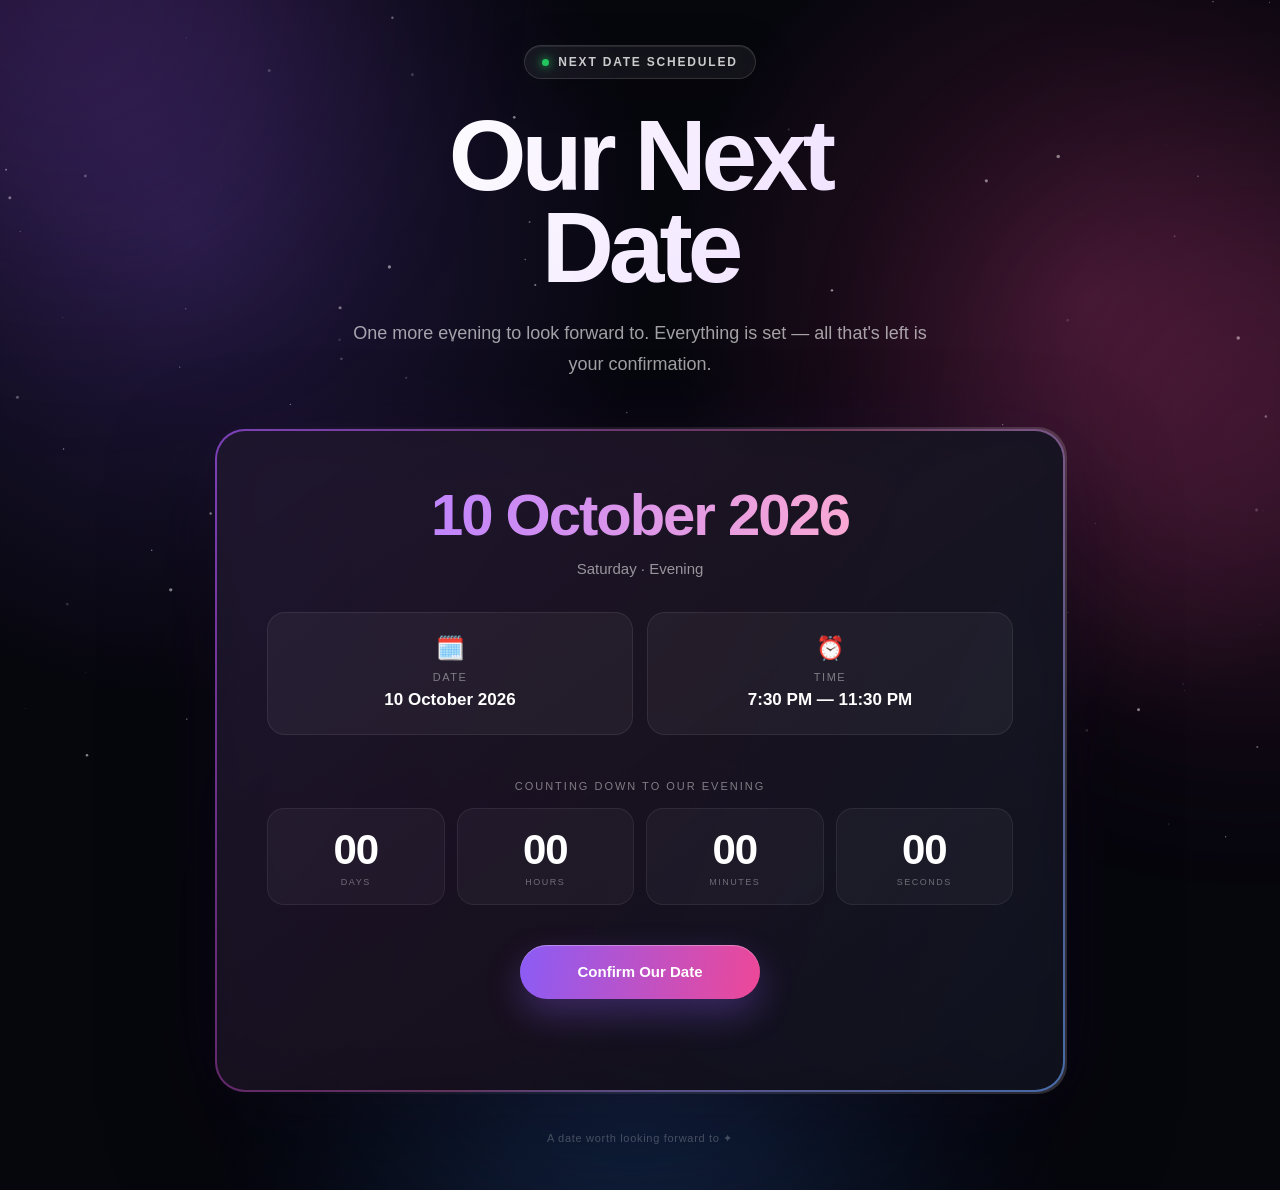
<file: datevs2/index.html>
<!DOCTYPE html>
<html lang="en">
<head>
<meta charset="UTF-8">

<meta
    name="viewport"
    content="width=device-width, initial-scale=1.0, viewport-fit=cover"
>

<meta name="theme-color" content="#06060d">

<title>Our Next Date</title>

     <link rel="icon" type="image/png" href="favicon.png">

<style>

/* =========================================================
   RESET
========================================================= */

* {
    margin: 0;
    padding: 0;
    box-sizing: border-box;
}

html {
    width: 100%;
    min-height: 100%;
    scroll-behavior: smooth;
}

body {
    width: 100%;
    min-height: 100vh;
    min-height: 100dvh;

    overflow-x: hidden;

    font-family:
        Inter,
        -apple-system,
        BlinkMacSystemFont,
        "Segoe UI",
        Roboto,
        Helvetica,
        Arial,
        sans-serif;

    color: #ffffff;

    background:
        radial-gradient(
            circle at 15% 20%,
            rgba(139, 92, 246, 0.22),
            transparent 32%
        ),
        radial-gradient(
            circle at 85% 25%,
            rgba(236, 72, 153, 0.20),
            transparent 30%
        ),
        radial-gradient(
            circle at 50% 90%,
            rgba(59, 130, 246, 0.15),
            transparent 35%
        ),
        #06060d;
}


/* =========================================================
   CANVAS
========================================================= */

#particleCanvas {

    position: fixed;

    inset: 0;

    width: 100%;
    height: 100%;

    z-index: 0;

    pointer-events: none;
}


/* =========================================================
   AMBIENT LIGHT
========================================================= */

.ambient {

    position: fixed;

    width: 500px;
    height: 500px;

    border-radius: 50%;

    filter: blur(120px);

    opacity: 0.18;

    pointer-events: none;

    z-index: 0;
}

.ambient.one {

    background: #a855f7;

    top: -250px;
    left: -180px;

    animation:
        floatOne 12s ease-in-out infinite;
}

.ambient.two {

    background: #ec4899;

    right: -220px;
    top: 20%;

    animation:
        floatTwo 15s ease-in-out infinite;
}

.ambient.three {

    background: #3b82f6;

    bottom: -300px;
    left: 30%;

    animation:
        floatThree 14s ease-in-out infinite;
}

@keyframes floatOne {

    0%,
    100% {
        transform: translate(0, 0);
    }

    50% {
        transform: translate(100px, 80px);
    }
}

@keyframes floatTwo {

    0%,
    100% {
        transform: translate(0, 0);
    }

    50% {
        transform: translate(-100px, 100px);
    }
}

@keyframes floatThree {

    0%,
    100% {
        transform: translate(0, 0);
    }

    50% {
        transform: translate(80px, -80px);
    }
}


/* =========================================================
   MAIN PAGE
========================================================= */

.page {

    position: relative;

    z-index: 2;

    width: 100%;

    min-height: 100vh;
    min-height: 100dvh;

    display: flex;

    align-items: center;
    justify-content: center;

    padding:
        max(45px, env(safe-area-inset-top))
        20px
        max(45px, env(safe-area-inset-bottom))
        20px;
}

.container {

    width: min(1050px, 100%);

    text-align: center;
}


/* =========================================================
   BADGE
========================================================= */

.badge {

    display: inline-flex;

    align-items: center;
    justify-content: center;

    gap: 9px;

    padding: 9px 17px;

    border:
        1px solid rgba(255, 255, 255, 0.13);

    border-radius: 100px;

    background:
        rgba(255, 255, 255, 0.055);

    backdrop-filter: blur(20px);
    -webkit-backdrop-filter: blur(20px);

    color:
        rgba(255, 255, 255, 0.78);

    font-size: 12px;

    font-weight: 600;

    letter-spacing: 1.8px;

    text-transform: uppercase;

    box-shadow:
        0 10px 40px rgba(0, 0, 0, 0.25),
        inset 0 1px 0
        rgba(255, 255, 255, 0.08);

    animation:
        fadeDown 0.8s ease both;
}

.badge-dot {

    width: 7px;
    height: 7px;

    flex-shrink: 0;

    border-radius: 50%;

    background: #22c55e;

    box-shadow:
        0 0 8px #22c55e,
        0 0 20px
        rgba(34, 197, 94, 0.7);

    animation:
        pulseDot 1.6s infinite;
}

@keyframes pulseDot {

    0%,
    100% {
        transform: scale(1);
        opacity: 1;
    }

    50% {
        transform: scale(0.65);
        opacity: 0.55;
    }
}


/* =========================================================
   HERO
========================================================= */

.hero-title {

    margin-top: 30px;

    font-size:
        clamp(48px, 9vw, 100px);

    line-height: 0.92;

    font-weight: 800;

    letter-spacing: -5px;

    background:
        linear-gradient(
            120deg,
            #ffffff 10%,
            #e9d5ff 38%,
            #f9a8d4 62%,
            #ffffff 90%
        );

    -webkit-background-clip: text;
    background-clip: text;

    color: transparent;

    background-size: 250% auto;

    animation:
        fadeUp 1s 0.1s ease both,
        gradientMove 7s linear infinite;
}

@keyframes gradientMove {

    to {
        background-position: 250% center;
    }
}

.subtitle {

    width: 100%;

    max-width: 620px;

    margin:
        25px auto 0;

    padding: 0 5px;

    color:
        rgba(255, 255, 255, 0.62);

    font-size:
        clamp(15px, 2vw, 18px);

    line-height: 1.7;

    animation:
        fadeUp 1s 0.25s ease both;
}


/* =========================================================
   EVENT CARD
========================================================= */

.event-card {

    position: relative;

    width: 100%;

    max-width: 850px;

    margin:
        50px auto 0;

    padding: 2px;

    border-radius: 30px;

    background:
        linear-gradient(
            120deg,
            rgba(168, 85, 247, 0.7),
            rgba(236, 72, 153, 0.35),
            rgba(59, 130, 246, 0.6)
        );

    box-shadow:
        0 40px 100px
        rgba(0, 0, 0, 0.5),

        0 0 80px
        rgba(168, 85, 247, 0.08);

    animation:
        cardEnter
        1.1s
        0.35s
        cubic-bezier(0.2, 0.8, 0.2, 1)
        both;
}

.event-card::before {

    content: "";

    position: absolute;

    inset: -2px;

    border-radius: inherit;

    background:
        linear-gradient(
            90deg,
            transparent,
            rgba(255, 255, 255, 0.45),
            transparent
        );

    background-size: 200% 100%;

    animation:
        borderShine 5s linear infinite;

    opacity: 0.35;

    pointer-events: none;
}

@keyframes borderShine {

    0% {
        background-position: -200% 0;
    }

    100% {
        background-position: 200% 0;
    }
}

.event-inner {

    position: relative;

    padding:
        clamp(25px, 5vw, 50px);

    border-radius: 28px;

    background:
        linear-gradient(
            145deg,
            rgba(20, 18, 32, 0.92),
            rgba(10, 10, 18, 0.94)
        );

    backdrop-filter: blur(30px);
    -webkit-backdrop-filter: blur(30px);
}


/* =========================================================
   DATE
========================================================= */

.event-date {

    font-size:
        clamp(30px, 6vw, 58px);

    font-weight: 750;

    letter-spacing: -2px;

    color: #ffffff;
}

.event-date span {

    background:
        linear-gradient(
            90deg,
            #c084fc,
            #f9a8d4
        );

    -webkit-background-clip: text;
    background-clip: text;

    color: transparent;
}

.event-meta {

    margin-top: 12px;

    color:
        rgba(255, 255, 255, 0.55);

    font-size: 15px;
}


/* =========================================================
   EVENT DETAILS
========================================================= */

.details {

    display: grid;

    grid-template-columns:
        repeat(2, minmax(0, 1fr));

    gap: 14px;

    margin-top: 35px;
}

.detail {

    min-width: 0;

    padding: 22px 18px;

    border-radius: 18px;

    background:
        rgba(255, 255, 255, 0.045);

    border:
        1px solid
        rgba(255, 255, 255, 0.08);

    transition:
        transform 0.3s ease,
        background 0.3s ease,
        border-color 0.3s ease;
}

.detail:hover {

    transform: translateY(-5px);

    background:
        rgba(255, 255, 255, 0.075);

    border-color:
        rgba(255, 255, 255, 0.16);
}

.detail-icon {

    font-size: 23px;

    margin-bottom: 9px;
}

.detail-label {

    color:
        rgba(255, 255, 255, 0.42);

    font-size: 11px;

    text-transform: uppercase;

    letter-spacing: 1.5px;
}

.detail-value {

    margin-top: 5px;

    font-size: 17px;

    font-weight: 650;

    line-height: 1.4;
}


/* =========================================================
   COUNTDOWN
========================================================= */

.countdown-title {

    margin-top: 45px;

    color:
        rgba(255, 255, 255, 0.45);

    font-size: 11px;

    letter-spacing: 2px;

    text-transform: uppercase;
}

.countdown {

    display: grid;

    grid-template-columns:
        repeat(4, minmax(0, 1fr));

    gap: 12px;

    margin-top: 16px;
}

.count-box {

    min-width: 0;

    padding: 17px 10px;

    border-radius: 17px;

    background:
        rgba(255, 255, 255, 0.035);

    border:
        1px solid
        rgba(255, 255, 255, 0.07);
}

.count-number {

    font-size:
        clamp(25px, 5vw, 42px);

    font-weight: 750;

    letter-spacing: -1px;

    font-variant-numeric:
        tabular-nums;
}

.count-label {

    margin-top: 3px;

    font-size: 9px;

    text-transform: uppercase;

    letter-spacing: 1.5px;

    color:
        rgba(255, 255, 255, 0.36);
}


/* =========================================================
   CONFIRM
========================================================= */

.confirm-wrap {

    margin-top: 40px;
}

.confirm-button {

    position: relative;

    display: inline-flex;

    align-items: center;
    justify-content: center;

    width: auto;

    min-width: 240px;

    min-height: 54px;

    padding: 17px 30px;

    border: 0;

    outline: 0;

    border-radius: 100px;

    color: #ffffff;

    font-size: 15px;

    font-weight: 700;

    cursor: pointer;

    touch-action: manipulation;

    -webkit-tap-highlight-color:
        transparent;

    background:
        linear-gradient(
            100deg,
            #8b5cf6,
            #ec4899,
            #8b5cf6
        );

    background-size: 200% auto;

    box-shadow:
        0 15px 35px
        rgba(139, 92, 246, 0.3),

        inset 0 1px 0
        rgba(255, 255, 255, 0.3);

    transition:
        transform 0.25s ease,
        box-shadow 0.25s ease;

    animation:
        buttonGradient
        4s linear infinite;
}

@keyframes buttonGradient {

    to {
        background-position: 200% center;
    }
}

.confirm-button:hover {

    transform:
        translateY(-3px)
        scale(1.02);

    box-shadow:
        0 20px 45px
        rgba(236, 72, 153, 0.35),

        0 0 30px
        rgba(139, 92, 246, 0.25);
}

.confirm-button:active {

    transform: scale(0.97);
}

.confirm-button:disabled {

    cursor: default;

    opacity: 0.8;
}


/* =========================================================
   STATUS
========================================================= */

.status {

    min-height: 24px;

    margin-top: 17px;

    color:
        rgba(255, 255, 255, 0.45);

    font-size: 13px;
}

.status.success {

    color: #86efac;
}

.status.error {

    color: #fda4af;
}


/* =========================================================
   CONFIRMED BOX
========================================================= */

.confirmed {

    display: none;

    margin-top: 25px;

    padding: 18px;

    border-radius: 18px;

    background:
        rgba(34, 197, 94, 0.08);

    border:
        1px solid
        rgba(34, 197, 94, 0.2);

    color: #bbf7d0;

    line-height: 1.7;
}

.confirmed.show {

    display: block;

    animation:
        confirmationPop
        0.7s
        cubic-bezier(0.2, 0.8, 0.2, 1)
        both;
}

.confirmed small {

    color:
        rgba(187, 247, 208, 0.7);

    font-size: 12px;
}

.confirm-icon {

    display: inline-flex;

    width: 34px;
    height: 34px;

    align-items: center;
    justify-content: center;

    margin-right: 7px;

    border-radius: 50%;

    background:
        rgba(34, 197, 94, 0.15);

    color: #4ade80;

    font-weight: bold;
}


/* =========================================================
   FOOTER
========================================================= */

.footer {

    margin-top: 40px;

    color:
        rgba(255, 255, 255, 0.24);

    font-size: 11px;

    letter-spacing: 0.7px;

    animation:
        fadeUp
        1s
        0.7s
        ease
        both;
}


/* =========================================================
   CONFETTI
========================================================= */

.confetti {

    position: fixed;

    width: 7px;
    height: 12px;

    top: -20px;

    pointer-events: none;

    z-index: 20;

    animation:
        confettiFall
        linear
        forwards,

        confettiSpin
        0.8s
        linear
        infinite;
}

@keyframes confettiFall {

    to {

        transform:
            translateY(110vh)
            translateX(var(--drift));
    }
}

@keyframes confettiSpin {

    to {
        rotate: 360deg;
    }
}


/* =========================================================
   ENTRANCE ANIMATIONS
========================================================= */

@keyframes fadeDown {

    from {

        opacity: 0;

        transform:
            translateY(-20px);
    }

    to {

        opacity: 1;

        transform:
            translateY(0);
    }
}

@keyframes fadeUp {

    from {

        opacity: 0;

        transform:
            translateY(25px);
    }

    to {

        opacity: 1;

        transform:
            translateY(0);
    }
}

@keyframes cardEnter {

    from {

        opacity: 0;

        transform:
            translateY(45px)
            scale(0.96);
    }

    to {

        opacity: 1;

        transform:
            translateY(0)
            scale(1);
    }
}

@keyframes confirmationPop {

    0% {

        opacity: 0;

        transform:
            scale(0.8);
    }

    60% {

        transform:
            scale(1.04);
    }

    100% {

        opacity: 1;

        transform:
            scale(1);
    }
}


/* =========================================================
   MOBILE
========================================================= */

@media (max-width: 700px) {

    .page {

        align-items: flex-start;

        padding-top:
            max(35px, env(safe-area-inset-top));

        padding-left: 14px;
        padding-right: 14px;

        padding-bottom:
            max(35px, env(safe-area-inset-bottom));
    }

    .container {

        width: 100%;
    }

    .badge {

        max-width: 100%;

        padding:
            8px 13px;

        font-size: 10px;

        letter-spacing: 1.35px;
    }

    .hero-title {

        margin-top: 24px;

        font-size:
            clamp(48px, 15vw, 75px);

        letter-spacing:
            -3.5px;
    }

    .subtitle {

        margin-top: 19px;

        padding:
            0 8px;

        font-size: 14px;

        line-height: 1.6;
    }

    .event-card {

        margin-top: 32px;

        border-radius: 24px;
    }

    .event-inner {

        padding:
            27px 16px;

        border-radius: 22px;
    }

    .event-date {

        font-size:
            clamp(29px, 9vw, 46px);

        line-height: 1.05;

        letter-spacing: -1.5px;
    }

    .event-meta {

        margin-top: 10px;

        font-size: 13px;
    }

    .details {

        gap: 9px;

        margin-top: 27px;
    }

    .detail {

        padding:
            16px 8px;

        border-radius: 15px;
    }

    .detail-icon {

        font-size: 19px;

        margin-bottom: 6px;
    }

    .detail-label {

        font-size: 8px;

        letter-spacing: 1px;
    }

    .detail-value {

        font-size: 13px;

        line-height: 1.35;

        word-break: normal;
    }

    .countdown-title {

        margin-top: 32px;

        font-size: 9px;

        letter-spacing: 1.5px;
    }

    .countdown {

        gap: 6px;

        margin-top: 12px;
    }

    .count-box {

        padding:
            13px 3px;

        border-radius: 13px;
    }

    .count-number {

        font-size:
            clamp(23px, 8vw, 34px);
    }

    .count-label {

        font-size: 7px;

        letter-spacing: 1px;
    }

    .confirm-wrap {

        margin-top: 30px;
    }

    .confirm-button {

        width: 100%;

        min-height: 55px;

        padding:
            16px 20px;

        font-size: 14px;
    }

    .confirmed {

        padding: 15px 12px;

        font-size: 13px;
    }

    .footer {

        margin-top: 30px;
    }
}


/* =========================================================
   VERY SMALL PHONES
========================================================= */

@media (max-width: 370px) {

    .page {

        padding-left: 10px;
        padding-right: 10px;
    }

    .event-inner {

        padding:
            24px 12px;
    }

    .details {

        gap: 6px;
    }

    .detail-value {

        font-size: 12px;
    }

    .countdown {

        gap: 4px;
    }

    .count-number {

        font-size: 22px;
    }
}


/* =========================================================
   LANDSCAPE MOBILE
========================================================= */

@media (
    max-height: 600px
) and (
    orientation: landscape
) {

    .page {

        align-items: flex-start;

        padding-top: 25px;
        padding-bottom: 25px;
    }

    .hero-title {

        font-size: 55px;

        margin-top: 18px;
    }

    .subtitle {

        margin-top: 12px;
    }

    .event-card {

        margin-top: 25px;
    }
}


/* =========================================================
   REDUCE MOTION
========================================================= */

@media (prefers-reduced-motion: reduce) {

    *,
    *::before,
    *::after {

        animation-duration: 0.01ms !important;

        animation-iteration-count:
            1 !important;

        scroll-behavior:
            auto !important;
    }
}

</style>
</head>


<body>

<canvas id="particleCanvas"></canvas>

<div class="ambient one"></div>
<div class="ambient two"></div>
<div class="ambient three"></div>


<main class="page">

<div class="container">


    <!-- =====================================================
         TOP BADGE
    ====================================================== -->

    <div class="badge">

        <span class="badge-dot"></span>

        Next Date Scheduled

    </div>


    <!-- =====================================================
         HERO
    ====================================================== -->

    <h1 class="hero-title">

        Our Next<br>

        Date

    </h1>


    <p class="subtitle">

        One more evening to look forward to.
        Everything is set — all that's left is your confirmation.

    </p>


    <!-- =====================================================
         EVENT CARD
    ====================================================== -->

    <section class="event-card">

        <div class="event-inner">


            <div class="event-date">

                <span>
                    10 October 2026
                </span>

            </div>


            <div class="event-meta">

                Saturday · Evening

            </div>


            <!-- =================================================
                 EVENT INFORMATION
            ================================================== -->

            <div class="details">


                <div class="detail">

                    <div class="detail-icon">
                        🗓️
                    </div>

                    <div class="detail-label">
                        Date
                    </div>

                    <div class="detail-value">
                        10 October 2026
                    </div>

                </div>


                <div class="detail">

                    <div class="detail-icon">
                        ⏰
                    </div>

                    <div class="detail-label">
                        Time
                    </div>

                    <div class="detail-value">
                        7:30 PM — 11:30 PM
                    </div>

                </div>


            </div>


            <!-- =================================================
                 COUNTDOWN
            ================================================== -->

            <div class="countdown-title">

                Counting down to our evening

            </div>


            <div class="countdown">


                <div class="count-box">

                    <div
                        class="count-number"
                        id="days"
                    >
                        00
                    </div>

                    <div class="count-label">
                        Days
                    </div>

                </div>


                <div class="count-box">

                    <div
                        class="count-number"
                        id="hours"
                    >
                        00
                    </div>

                    <div class="count-label">
                        Hours
                    </div>

                </div>


                <div class="count-box">

                    <div
                        class="count-number"
                        id="minutes"
                    >
                        00
                    </div>

                    <div class="count-label">
                        Minutes
                    </div>

                </div>


                <div class="count-box">

                    <div
                        class="count-number"
                        id="seconds"
                    >
                        00
                    </div>

                    <div class="count-label">
                        Seconds
                    </div>

                </div>


            </div>


            <!-- =================================================
                 CONFIRMATION
            ================================================== -->

            <div class="confirm-wrap">


                <button
                    class="confirm-button"
                    id="confirmButton"
                    type="button"
                >

                    Confirm Our Date

                </button>


                <div
                    class="status"
                    id="status"
                    aria-live="polite"
                ></div>


                <div
                    class="confirmed"
                    id="confirmed"
                >

                    <span class="confirm-icon">
                        ✓
                    </span>

                    Our date is officially confirmed.

                    <br>

                    <small>
                        10 October 2026 ·
                        7:30 PM — 11:30 PM
                    </small>

                </div>


            </div>


        </div>

    </section>


    <div class="footer">

        A date worth looking forward to ✦

    </div>


</div>

</main>


<script>

/* =========================================================
   EVENT CONFIGURATION
========================================================= */

const EVENT_DATE =
    new Date(
        "2026-10-10T19:30:00+05:30"
    );

const EVENT_END =
    new Date(
        "2026-10-10T23:30:00+05:30"
    );


/* =========================================================
   YOUR GOOGLE APPS SCRIPT API
========================================================= */

const apiUrl =
    "https://script.google.com/macros/s/AKfycbwq50GYdV-Ni85OJi0jKz92wON53HIAbIL1QnkHBJ9eQMge5lyR5_T_2NYC0ZZRfT3D4Q/exec";


/* =========================================================
   ELEMENTS
========================================================= */

const daysEl =
    document.getElementById("days");

const hoursEl =
    document.getElementById("hours");

const minutesEl =
    document.getElementById("minutes");

const secondsEl =
    document.getElementById("seconds");

const confirmButton =
    document.getElementById("confirmButton");

const status =
    document.getElementById("status");

const confirmed =
    document.getElementById("confirmed");


/* =========================================================
   PAD NUMBER
========================================================= */

function pad(number) {

    return String(number)
        .padStart(2, "0");
}


/* =========================================================
   COUNTDOWN
========================================================= */

function updateCountdown() {

    const now =
        new Date();

    const difference =
        EVENT_DATE - now;


    if (difference <= 0) {

        daysEl.textContent = "00";
        hoursEl.textContent = "00";
        minutesEl.textContent = "00";
        secondsEl.textContent = "00";

        return;
    }


    const totalSeconds =
        Math.floor(
            difference / 1000
        );


    const days =
        Math.floor(
            totalSeconds / 86400
        );


    const hours =
        Math.floor(
            (totalSeconds % 86400) / 3600
        );


    const minutes =
        Math.floor(
            (totalSeconds % 3600) / 60
        );


    const seconds =
        totalSeconds % 60;


    daysEl.textContent =
        pad(days);

    hoursEl.textContent =
        pad(hours);

    minutesEl.textContent =
        pad(minutes);

    secondsEl.textContent =
        pad(seconds);
}


updateCountdown();

setInterval(
    updateCountdown,
    1000
);


/* =========================================================
   DEVICE TYPE
========================================================= */

function getDeviceType() {

    const width =
        window.innerWidth;


    if (width <= 600) {

        return "Mobile";
    }


    if (width <= 1024) {

        return "Tablet";
    }


    return "Desktop";
}


/* =========================================================
   GET VISITOR PUBLIC IP
========================================================= */

async function getVisitorIP() {

    try {

        /*
         * Browser gets the visitor's public IP.
         */

        const response =
            await fetch(
                "https://api.ipify.org?format=json",
                {
                    method: "GET",
                    cache: "no-store"
                }
            );


        if (!response.ok) {

            throw new Error(
                "IP service unavailable"
            );
        }


        const data =
            await response.json();


        return data.ip || "Unknown";

    } catch (error) {

        console.warn(
            "Could not detect visitor IP."
        );

        return "Unknown";
    }
}


/* =========================================================
   CALL API WHEN PAGE OPENS
========================================================= */

async function callApiOnPageOpen() {

    try {

        /*
         * First obtain visitor IP.
         */

        const visitorIP =
            await getVisitorIP();


        /*
         * Then send it to your API.
         */

        const response =
            await fetch(
                apiUrl,
                {

                    method: "POST",

                    headers: {
                        "Content-Type":
                            "application/x-www-form-urlencoded"
                    },

                    body:
                        new URLSearchParams({

                            message:
                                "User opened date confirmation page",

                            device:
                                getDeviceType(),

                            ip:
                                visitorIP,

                            timestamp:
                                new Date().toISOString(),

                            eventDate:
                                "10 October 2026",

                            eventTime:
                                "7:30 PM - 11:30 PM"

                        })
                }
            );


        /*
         * Read API response.
         */

        const data =
            await response.json();


        /*
         * API should return:
         *
         * {
         *   success: true,
         *   ip: "123.123.123.123"
         * }
         *
         */

        if (data && data.ip) {

            console.log(
                "API returned IP:",
                data.ip
            );
        }


    } catch (error) {

        /*
         * Nothing is displayed to the visitor.
         */

        console.error(
            "Background API request failed:",
            error
        );
    }
}


/* =========================================================
   RUN API IMMEDIATELY WHEN PAGE OPENS
========================================================= */

callApiOnPageOpen();


/* =========================================================
   CONFIRMATION STORAGE
========================================================= */

const confirmationKey =
    "dateConfirmed_2026_10_10";


let alreadyConfirmed =
    localStorage.getItem(
        confirmationKey
    ) === "true";


/* =========================================================
   RESTORE CONFIRMATION
========================================================= */

if (alreadyConfirmed) {

    confirmButton.disabled =
        true;

    confirmButton.textContent =
        "Date Confirmed ✓";

    status.textContent =
        "Your confirmation has been received.";

    status.classList.add(
        "success"
    );

    confirmed.classList.add(
        "show"
    );
}


/* =========================================================
   CONFIRM DATE BUTTON
   UI responds immediately.
   API runs silently in background.
========================================================= */

confirmButton.addEventListener(
    "click",
    function () {

        if (alreadyConfirmed) {
            return;
        }

        /*
         * Immediately lock the button
         */
        alreadyConfirmed = true;

        confirmButton.disabled = true;

        /*
         * Immediately save confirmation
         */
        localStorage.setItem(
            confirmationKey,
            "true"
        );

        /*
         * IMMEDIATELY update the UI
         */
        confirmButton.textContent =
            "Date Confirmed ✓";

        status.textContent =
            "Your confirmation has been received.";

        status.classList.add(
            "success"
        );

        confirmed.classList.add(
            "show"
        );

        /*
         * IMMEDIATELY start celebration
         */
        createConfetti();


        /*
         * =====================================================
         * API RUNS IN BACKGROUND
         *
         * We DO NOT await this.
         * The animation above does not wait for the API.
         * =====================================================
         */

        sendConfirmationInBackground();

    }
);


/* =========================================================
   BACKGROUND CONFIRMATION API
========================================================= */

async function sendConfirmationInBackground() {

    try {

        const visitorIP =
            await getVisitorIP();


        const response =
            await fetch(
                apiUrl,
                {
                    method: "POST",

                    headers: {
                        "Content-Type":
                            "application/x-www-form-urlencoded"
                    },

                    body:
                        new URLSearchParams({

                            message:
                                "Our date confirmed for 10 October 2026, 7:30 PM to 11:30 PM",

                            device:
                                getDeviceType(),

                            ip:
                                visitorIP,

                            timestamp:
                                new Date().toISOString(),

                            eventDate:
                                "10 October 2026",

                            eventTime:
                                "7:30 PM - 11:30 PM",

                            action:
                                "DATE_CONFIRMED"

                        })
                }
            );


        /*
         * Read API response silently.
         */

        const data =
            await response.json();


        console.log(
            "Confirmation API response:",
            data
        );


    } catch (error) {

        /*
         * API failure does NOT affect
         * the confirmation animation.
         */

        console.error(
            "Background confirmation API error:",
            error
        );
    }
}


/* =========================================================
   PARTICLE SYSTEM
========================================================= */

const canvas =
    document.getElementById(
        "particleCanvas"
    );

const ctx =
    canvas.getContext("2d");


let particles = [];


function resizeCanvas() {

    const dpr =
        Math.min(
            window.devicePixelRatio || 1,
            2
        );


    canvas.width =
        window.innerWidth * dpr;


    canvas.height =
        window.innerHeight * dpr;


    canvas.style.width =
        window.innerWidth + "px";


    canvas.style.height =
        window.innerHeight + "px";


    ctx.setTransform(
        dpr,
        0,
        0,
        dpr,
        0,
        0
    );
}


resizeCanvas();


window.addEventListener(
    "resize",
    resizeCanvas
);


/* =========================================================
   PARTICLES
========================================================= */

function createParticle() {

    return {

        x:
            Math.random() *
            window.innerWidth,

        y:
            Math.random() *
            window.innerHeight,

        radius:
            Math.random() * 1.5 + 0.3,

        speedX:
            (Math.random() - 0.5)
            * 0.25,

        speedY:
            (Math.random() - 0.5)
            * 0.25,

        alpha:
            Math.random() * 0.45
            + 0.1
    };
}


const particleCount =
    window.innerWidth < 600
        ? 45
        : 100;


for (
    let i = 0;
    i < particleCount;
    i++
) {

    particles.push(
        createParticle()
    );
}


/* =========================================================
   PARTICLE ANIMATION
========================================================= */

function animateParticles() {

    ctx.clearRect(
        0,
        0,
        window.innerWidth,
        window.innerHeight
    );


    particles.forEach(
        function (p) {


            p.x +=
                p.speedX;


            p.y +=
                p.speedY;


            if (
                p.x < -10
            ) {

                p.x =
                    window.innerWidth
                    + 10;
            }


            if (
                p.x >
                window.innerWidth + 10
            ) {

                p.x = -10;
            }


            if (
                p.y < -10
            ) {

                p.y =
                    window.innerHeight
                    + 10;
            }


            if (
                p.y >
                window.innerHeight + 10
            ) {

                p.y = -10;
            }


            ctx.beginPath();


            ctx.arc(
                p.x,
                p.y,
                p.radius,
                0,
                Math.PI * 2
            );


            ctx.fillStyle =
                `rgba(
                    255,
                    255,
                    255,
                    ${p.alpha}
                )`;


            ctx.fill();

        }
    );


    requestAnimationFrame(
        animateParticles
    );
}


animateParticles();


/* =========================================================
   CONFETTI
========================================================= */

function createConfetti() {

    const pieces = 100;


    for (
        let i = 0;
        i < pieces;
        i++
    ) {

        const piece =
            document.createElement(
                "div"
            );


        piece.className =
            "confetti";


        piece.style.left =
            Math.random() *
            100 +
            "vw";


        piece.style.setProperty(
            "--drift",
            `${(
                Math.random() - 0.5
            ) * 300}px`
        );


        const colors = [

            "#a855f7",
            "#ec4899",
            "#60a5fa",
            "#f9a8d4",
            "#c084fc",
            "#ffffff"

        ];


        piece.style.background =
            colors[
                Math.floor(
                    Math.random()
                    * colors.length
                )
            ];


        piece.style.animationDuration =
            `${Math.random() * 2 + 2.5}s`;


        piece.style.animationDelay =
            `${Math.random() * 0.5}s`;


        document.body.appendChild(
            piece
        );


        setTimeout(
            function () {

                piece.remove();

            },
            4000
        );
    }
}

</script>

</body>
</html>
</file>
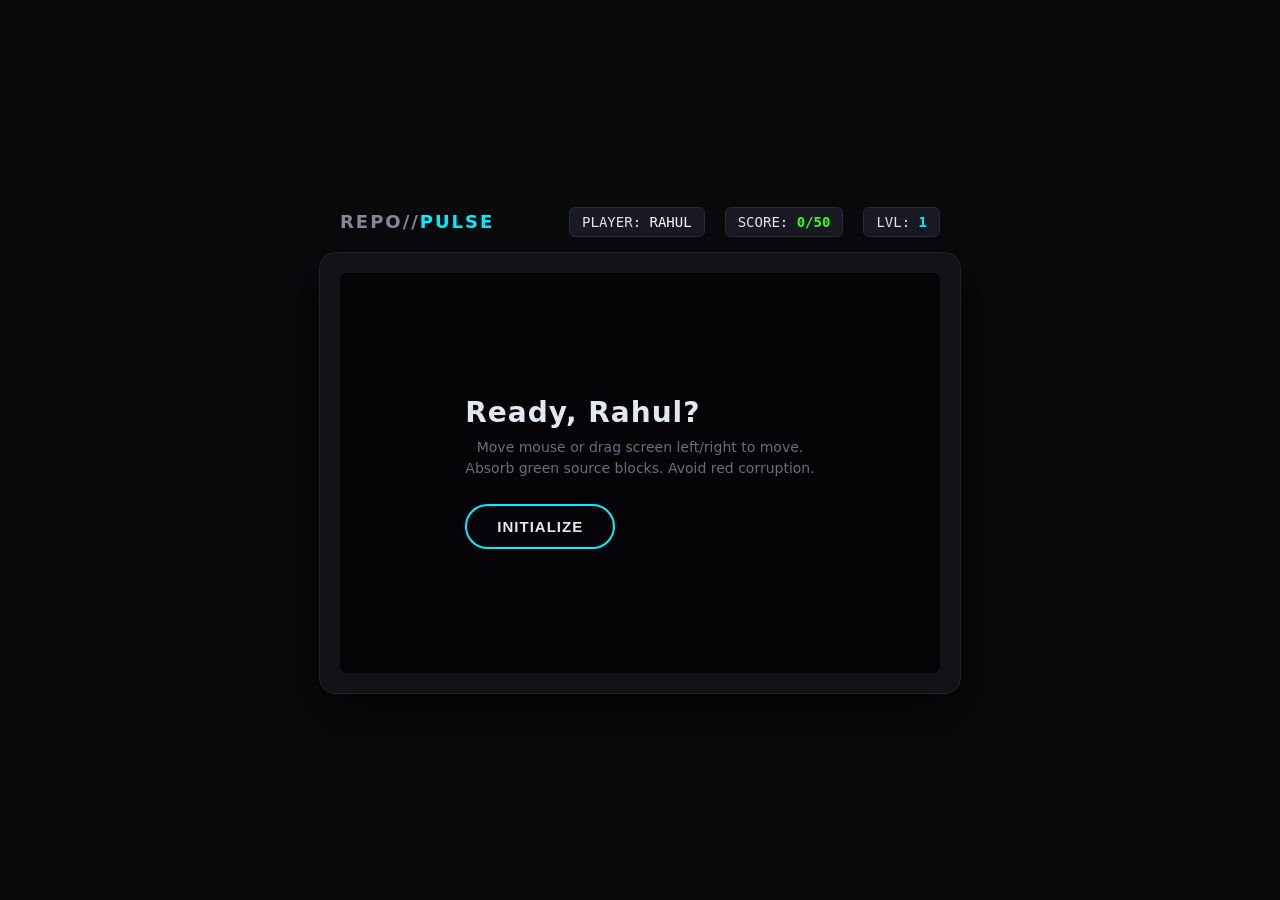
<file: RepoRush/index.html>
<!DOCTYPE html>
<html lang="en">
<head>
    <meta charset="UTF-8">
    <meta name="viewport" content="width=device-width, initial-scale=1.0">
    <title>Repo Pulse // Rahul</title>
    <style>
        :root {
            --bg-color: #0a0a0c;
            --panel-color: #121217;
            --accent-blue: #00f0ff;
            --accent-green: #39ff14;
            --accent-red: #ff3131;
            --text-main: #e2e8f0;
        }

        * {
            box-sizing: border-box;
            margin: 0;
            padding: 0;
            user-select: none;
        }

        body {
            background-color: var(--bg-color);
            color: var(--text-main);
            font-family: 'Segoe UI', system-ui, sans-serif;
            display: flex;
            flex-direction: column;
            align-items: center;
            justify-content: center;
            min-height: 100vh;
            overflow: hidden;
        }

        .game-wrapper {
            position: relative;
            background: var(--panel-color);
            padding: 20px;
            border-radius: 16px;
            border: 1px solid #22222a;
            box-shadow: 0 20px 50px rgba(0, 0, 0, 0.7);
        }

        .header {
            display: flex;
            justify-content: space-between;
            align-items: center;
            margin-bottom: 15px;
            width: 600px;
        }

        .title {
            font-size: 18px;
            font-weight: 600;
            letter-spacing: 2px;
            color: #888896;
        }

        .title span {
            color: var(--accent-blue);
        }

        .stats-bar {
            display: flex;
            gap: 20px;
            font-family: monospace;
            font-size: 14px;
        }

        .stat-box {
            background: #1a1a24;
            padding: 6px 12px;
            border-radius: 6px;
            border: 1px solid #2a2a38;
        }

        #scoreVal { color: var(--accent-green); font-weight: bold; }
        #levelVal { color: var(--accent-blue); font-weight: bold; }

        #canvasContainer {
            position: relative;
            border-radius: 8px;
            overflow: hidden;
            background: #020204;
        }

        canvas {
            display: block;
        }

        /* Modern overlay UI */
        .overlay {
            position: absolute;
            top: 0;
            left: 0;
            width: 100%;
            height: 100%;
            background: rgba(5, 5, 8, 0.9);
            display: flex;
            flex-direction: column;
            align-items: center;
            justify-content: center;
            transition: all 0.3s ease;
            backdrop-filter: blur(4px);
        }

        .overlay h2 {
            font-size: 28px;
            letter-spacing: 1px;
            margin-bottom: 8px;
        }

        .overlay p {
            color: #6c6c7d;
            font-size: 14px;
            margin-bottom: 25px;
            text-align: center;
            line-height: 1.5;
        }

        .btn {
            background: transparent;
            color: var(--text-main);
            border: 2px solid var(--accent-blue);
            padding: 12px 30px;
            font-size: 15px;
            font-weight: 600;
            border-radius: 30px;
            cursor: pointer;
            transition: all 0.2s ease;
            letter-spacing: 1px;
        }

        .btn:hover {
            background: var(--accent-blue);
            color: #000;
            box-shadow: 0 0 20px rgba(0, 240, 255, 0.4);
        }

        /* Win State Heart Animation */
        .heart-container {
            display: none;
            flex-direction: column;
            align-items: center;
            text-align: center;
        }

        .win-title {
            font-size: 32px;
            font-weight: 800;
            background: linear-gradient(45deg, #ff3131, #ff7b72);
            -webkit-background-clip: text;
            -webkit-text-fill-color: transparent;
            margin-bottom: 10px;
        }

        .heart {
            font-size: 60px;
            color: var(--accent-red);
            animation: beat 0.8s infinite alternate;
            margin: 15px 0;
        }

        @keyframes beat {
            to { transform: scale(1.2); }
        }
    </style>
</head>
<body>

    <div class="header">
        <div class="title">REPO//<span>PULSE</span></div>
        <div class="stats-bar">
            <div class="stat-box">PLAYER: <span style="color: #fff;">RAHUL</span></div>
            <div class="stat-box">SCORE: <span id="scoreVal">0/50</span></div>
            <div class="stat-box">LVL: <span id="levelVal">1</span></div>
        </div>
    </div>

    <div class="game-wrapper">
        <div id="canvasContainer">
            <canvas id="gameCanvas" width="600" height="400"></canvas>
            
            <div id="uiOverlay" class="overlay">
                <div id="menuContent">
                    <h2>Ready, Rahul?</h2>
                    <p>Move mouse or drag screen left/right to move.<br>Absorb green source blocks. Avoid red corruption.</p>
                    <button class="btn" onclick="initGame()">INITIALIZE</button>
                </div>
                
                <div id="winContent" class="heart-container">
                    <div class="win-title">YOU WON HARSH'S HEART</div>
                    <div class="heart">❤️</div>
                    <p style="margin-bottom: 15px;">Perfect execution. Repository secured successfully.</p>
                    <button class="btn" onclick="initGame()">PLAY AGAIN</button>
                </div>
            </div>
        </div>
    </div>

    <script>
        const canvas = document.getElementById('gameCanvas');
        const ctx = canvas.getContext('2d');
        const uiOverlay = document.getElementById('uiOverlay');
        const menuContent = document.getElementById('menuContent');
        const winContent = document.getElementById('winContent');
        
        const scoreVal = document.getElementById('scoreVal');
        const levelVal = document.getElementById('levelVal');

        let gameActive = false;
        let score = 0;
        let level = 1;
        let speedMultiplier = 1;
        
        let playerX = 300;
        const playerY = 340;
        const playerSize = 16;
        let targetX = 300; // Smooth movement interpolation

        let entities = [];
        let particles = [];
        let spawnTimer = 0;

        // Mouse & Touch Interaction
        window.addEventListener('mousemove', (e) => {
            const rect = canvas.getBoundingClientRect();
            targetX = e.clientX - rect.left;
        });

        canvas.addEventListener('touchmove', (e) => {
            e.preventDefault();
            const rect = canvas.getBoundingClientRect();
            if(e.touches[0]) {
                targetX = e.touches[0].clientX - rect.left;
            }
        }, { passive: false });

        function initGame() {
            score = 0;
            level = 1;
            speedMultiplier = 1;
            entities = [];
            particles = [];
            spawnTimer = 0;
            playerX = 300;
            targetX = 300;
            
            scoreVal.innerText = "0/50";
            levelVal.innerText = "1";
            
            uiOverlay.style.opacity = '0';
            setTimeout(() => uiOverlay.style.display = 'none', 300);
            
            gameActive = true;
            requestAnimationFrame(update);
        }

        function triggerWin() {
            gameActive = false;
            uiOverlay.style.display = 'flex';
            setTimeout(() => uiOverlay.style.opacity = '1', 10);
            menuContent.style.display = 'none';
            winContent.style.display = 'flex';
        }

        function triggerGameOver() {
            gameActive = false;
            uiOverlay.style.display = 'flex';
            setTimeout(() => uiOverlay.style.opacity = '1', 10);
            menuContent.style.display = 'block';
            winContent.style.display = 'none';
            document.querySelector('#menuContent h2').innerText = "System Corrupted";
            document.querySelector('#menuContent p').innerHTML = `Rahul hit a bug. Final Score: ${score}<br>Try again to win Harsh's heart!`;
            document.querySelector('#menuContent .btn').innerText = "REBOOT SYSTEM";
        }

        function spawnParticle(x, y, color) {
            for(let i=0; i<12; i++) {
                particles.push({
                    x: x, y: y,
                    vx: (Math.random() - 0.5) * 8,
                    vy: (Math.random() - 0.5) * 8,
                    radius: Math.random() * 3 + 1,
                    alpha: 1,
                    color: color
                });
            }
        }

        function update(timestamp) {
            if (!gameActive) return;

            // Clear frame
            ctx.fillStyle = '#050508';
            ctx.fillRect(0, 0, canvas.width, canvas.height);

            // Draw Minimalist Tech Grid Lines
            ctx.strokeStyle = 'rgba(255, 255, 255, 0.03)';
            ctx.lineWidth = 1;
            for(let i = 0; i < canvas.width; i += 40) {
                ctx.beginPath(); ctx.moveTo(i, 0); ctx.lineTo(i, canvas.height); ctx.stroke();
            }

            // Smoothly ease player position toward target/mouse position
            playerX += (targetX - playerX) * 0.25;
            // Bound checks
            if (playerX < playerSize) playerX = playerSize;
            if (playerX > canvas.width - playerSize) playerX = canvas.width - playerSize;

            // Draw Level/Speed Escalation logic
            spawnTimer++;
            if (spawnTimer % 300 === 0) {
                level++;
                speedMultiplier += 0.25;
                levelVal.innerText = level;
            }

            // Generate Dropping Codes/Entities
            if (Math.random() < 0.03 + (level * 0.005)) {
                const isGood = Math.random() > 0.45;
                entities.push({
                    x: Math.random() * (canvas.width - 20) + 10,
                    y: -10,
                    speed: (Math.random() * 2 + 3) * speedMultiplier,
                    type: isGood ? 'repo' : 'bug',
                    size: isGood ? 8 : 6,
                    color: isGood ? '#39ff14' : '#ff3131'
                });
            }

            // Draw & Calculate Entity Logic
            for (let i = entities.length - 1; i >= 0; i--) {
                let e = entities[i];
                e.y += e.speed;

                // Draw diamond shape for repositories, clean square for bugs
                ctx.fillStyle = e.color;
                ctx.shadowBlur = 10;
                ctx.shadowColor = e.color;
                
                ctx.beginPath();
                if (e.type === 'repo') {
                    ctx.moveTo(e.x, e.y - e.size);
                    ctx.lineTo(e.x + e.size, e.y);
                    ctx.lineTo(e.x, e.y + e.size);
                    ctx.lineTo(e.x - e.size, e.y);
                } else {
                    ctx.arc(e.x, e.y, e.size, 0, Math.PI * 2);
                }
                ctx.fill();
                ctx.shadowBlur = 0; // Reset shadow glow

                // Collision Check
                let dist = Math.hypot(e.x - playerX, e.y - playerY);
                if (dist < playerSize + e.size) {
                    if (e.type === 'repo') {
                        score += 2;
                        scoreVal.innerText = `${score}/50`;
                        spawnParticle(e.x, e.y, '#39ff14');
                        entities.splice(i, 1);

                        if (score >= 50) {
                            triggerWin();
                            return;
                        }
                    } else {
                        spawnParticle(e.x, e.y, '#ff3131');
                        triggerGameOver();
                        return;
                    }
                    continue;
                }

                // Cleanup missed items
                if (e.y > canvas.height + 20) {
                    entities.splice(i, 1);
                }
            }

            // Process and Draw Explosion Particles
            for(let i = particles.length - 1; i >= 0; i--) {
                let p = particles[i];
                p.x += p.vx;
                p.y += p.vy;
                p.alpha -= 0.03;
                if(p.alpha <= 0) {
                    particles.splice(i, 1);
                    continue;
                }
                ctx.fillStyle = p.color;
                ctx.globalAlpha = p.alpha;
                ctx.beginPath();
                ctx.arc(p.x, p.y, p.radius, 0, Math.PI*2);
                ctx.fill();
                ctx.globalAlpha = 1.0;
            }

            // Draw Rahul (The Character Avatar)
            ctx.fillStyle = '#00f0ff';
            ctx.shadowBlur = 15;
            ctx.shadowColor = '#00f0ff';
            
            // Modern clean triangle pointer design
            ctx.beginPath();
            ctx.moveTo(playerX, playerY - playerSize);
            ctx.lineTo(playerX + playerSize, playerY + playerSize);
            ctx.lineTo(playerX - playerSize, playerY + playerSize);
            ctx.closePath();
            ctx.fill();
            ctx.shadowBlur = 0;

            // Character ID Label
            ctx.fillStyle = 'rgba(255, 255, 255, 0.4)';
            ctx.font = '9px monospace';
            ctx.textAlign = 'center';
            ctx.fillText("RAHUL.EXE", playerX, playerY + playerSize + 15);

            requestAnimationFrame(update);
        }
    </script>
</body>
</html>
</file>
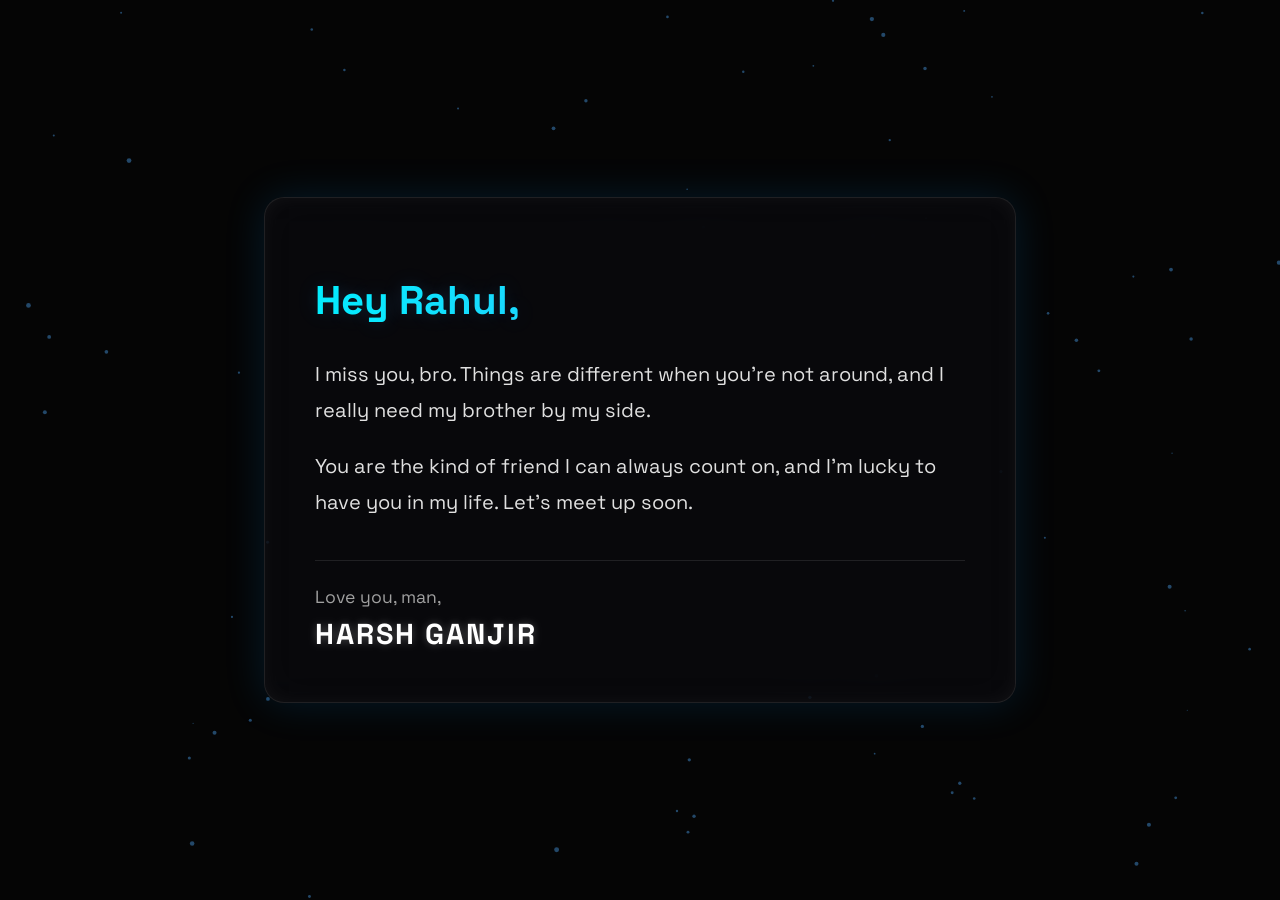
<file: say/index.html>
<!DOCTYPE html>
<html lang="en">
<head>
    <meta charset="UTF-8">
    <meta name="viewport" content="width=device-width, initial-scale=1.0">
    <title>For Rahul</title>
    <style>
        @import url('https://fonts.googleapis.com/css2?family=Space+Grotesk:wght@300;400;700&display=swap');

        body, html {
            margin: 0;
            padding: 0;
            width: 100%;
            height: 100%;
            font-family: 'Space Grotesk', sans-serif;
            background-color: #050505;
            color: #ffffff;
            overflow: hidden; 
            display: flex;
            justify-content: center;
            align-items: center;
        }

        /* Interactive Background */
        #particle-canvas {
            position: absolute;
            top: 0;
            left: 0;
            width: 100%;
            height: 100%;
            z-index: 1;
        }

        /* The glowing message card */
        .glass-card {
            position: relative;
            z-index: 2;
            background: rgba(10, 10, 15, 0.6);
            backdrop-filter: blur(20px);
            -webkit-backdrop-filter: blur(20px);
            border: 1px solid rgba(255, 255, 255, 0.1);
            border-radius: 20px;
            padding: 50px;
            max-width: 650px;
            width: 90%;
            box-shadow: 0 0 40px rgba(0, 153, 255, 0.15), inset 0 0 20px rgba(255, 255, 255, 0.05);
            animation: cardEntrance 1.5s cubic-bezier(0.25, 0.46, 0.45, 0.94) forwards;
            opacity: 0;
            transform: scale(0.95) translateY(20px);
        }

        @keyframes cardEntrance {
            to {
                opacity: 1;
                transform: scale(1) translateY(0);
            }
        }

        /* MODERN TEXT ANIMATION: Blur Reveal */
        @keyframes blurReveal {
            0% {
                opacity: 0;
                filter: blur(12px);
                transform: translateY(15px);
            }
            100% {
                opacity: 1;
                filter: blur(0);
                transform: translateY(0);
            }
        }

        h1 {
            font-size: 2.5rem;
            margin-bottom: 30px;
            font-weight: 700;
            background: linear-gradient(to right, #00f2fe, #4facfe);
            -webkit-background-clip: text;
            -webkit-text-fill-color: transparent;
            text-shadow: 0 0 20px rgba(79, 172, 254, 0.2);
            
            /* Apply animation */
            opacity: 0;
            animation: blurReveal 1.2s forwards;
            animation-delay: 0.8s; /* Starts right after card enters */
        }

        .message-paragraph {
            font-size: 1.25rem;
            line-height: 1.8;
            color: #e0e0e0;
            margin-bottom: 20px;
            
            /* Apply animation */
            opacity: 0;
            animation: blurReveal 1.2s forwards;
        }

        /* Stagger the delays for each paragraph */
        .delay-1 { animation-delay: 1.5s; }
        .delay-2 { animation-delay: 2.2s; }

        .signature-block {
            margin-top: 40px;
            border-top: 1px solid rgba(255, 255, 255, 0.1);
            padding-top: 25px;
            
            /* Apply animation */
            opacity: 0;
            animation: blurReveal 1.2s forwards;
            animation-delay: 3.2s; /* Appears last */
        }

        .sign-off {
            font-size: 1.1rem;
            color: #a0a0a0;
            margin-bottom: 8px;
        }

        .name {
            font-size: 1.8rem;
            font-weight: 700;
            letter-spacing: 2px;
            color: #ffffff;
            text-transform: uppercase;
            text-shadow: 0 0 10px rgba(255, 255, 255, 0.3);
        }

        @media (max-width: 600px) {
            .glass-card { padding: 30px; }
            h1 { font-size: 2rem; }
            .message-paragraph { font-size: 1.1rem; }
        }
    </style>
</head>
<body>

    <canvas id="particle-canvas"></canvas>

    <div class="glass-card">
        <h1>Hey Rahul,</h1>
        
        <p class="message-paragraph delay-1">
            I miss you, bro. Things are different when you're not around, and I really need my brother by my side.
        </p>
        
        <p class="message-paragraph delay-2">
            You are the kind of friend I can always count on, and I'm lucky to have you in my life. Let's meet up soon.
        </p>
        
        <div class="signature-block">
            <div class="sign-off">Love you, man,</div>
            <div class="name">Harsh Ganjir</div>
        </div>
    </div>

    <script>
        // --- INTERACTIVE PARTICLE BACKGROUND LOGIC ---
        // (Keeping this the same since it works great!)
        const canvas = document.getElementById('particle-canvas');
        const ctx = canvas.getContext('2d');
        canvas.width = window.innerWidth;
        canvas.height = window.innerHeight;

        let particlesArray = [];

        class Particle {
            constructor() {
                this.x = Math.random() * canvas.width;
                this.y = Math.random() * canvas.height;
                this.size = Math.random() * 2 + 0.5;
                this.speedX = Math.random() * 1 - 0.5;
                this.speedY = Math.random() * 1 - 0.5;
            }
            update() {
                this.x += this.speedX;
                this.y += this.speedY;
                if (this.x > canvas.width) this.x = 0;
                if (this.x < 0) this.x = canvas.width;
                if (this.y > canvas.height) this.y = 0;
                if (this.y < 0) this.y = canvas.height;
            }
            draw() {
                ctx.fillStyle = 'rgba(79, 172, 254, 0.4)';
                ctx.beginPath();
                ctx.arc(this.x, this.y, this.size, 0, Math.PI * 2);
                ctx.fill();
            }
        }

        function init() {
            particlesArray = [];
            for (let i = 0; i < 100; i++) {
                particlesArray.push(new Particle());
            }
        }

        function animate() {
            ctx.clearRect(0, 0, canvas.width, canvas.height);
            for (let i = 0; i < particlesArray.length; i++) {
                particlesArray[i].update();
                particlesArray[i].draw();
            }
            requestAnimationFrame(animate);
        }

        init();
        animate();

        window.addEventListener('resize', () => {
            canvas.width = window.innerWidth;
            canvas.height = window.innerHeight;
            init();
        });
    </script>
</body>
</html>
</file>
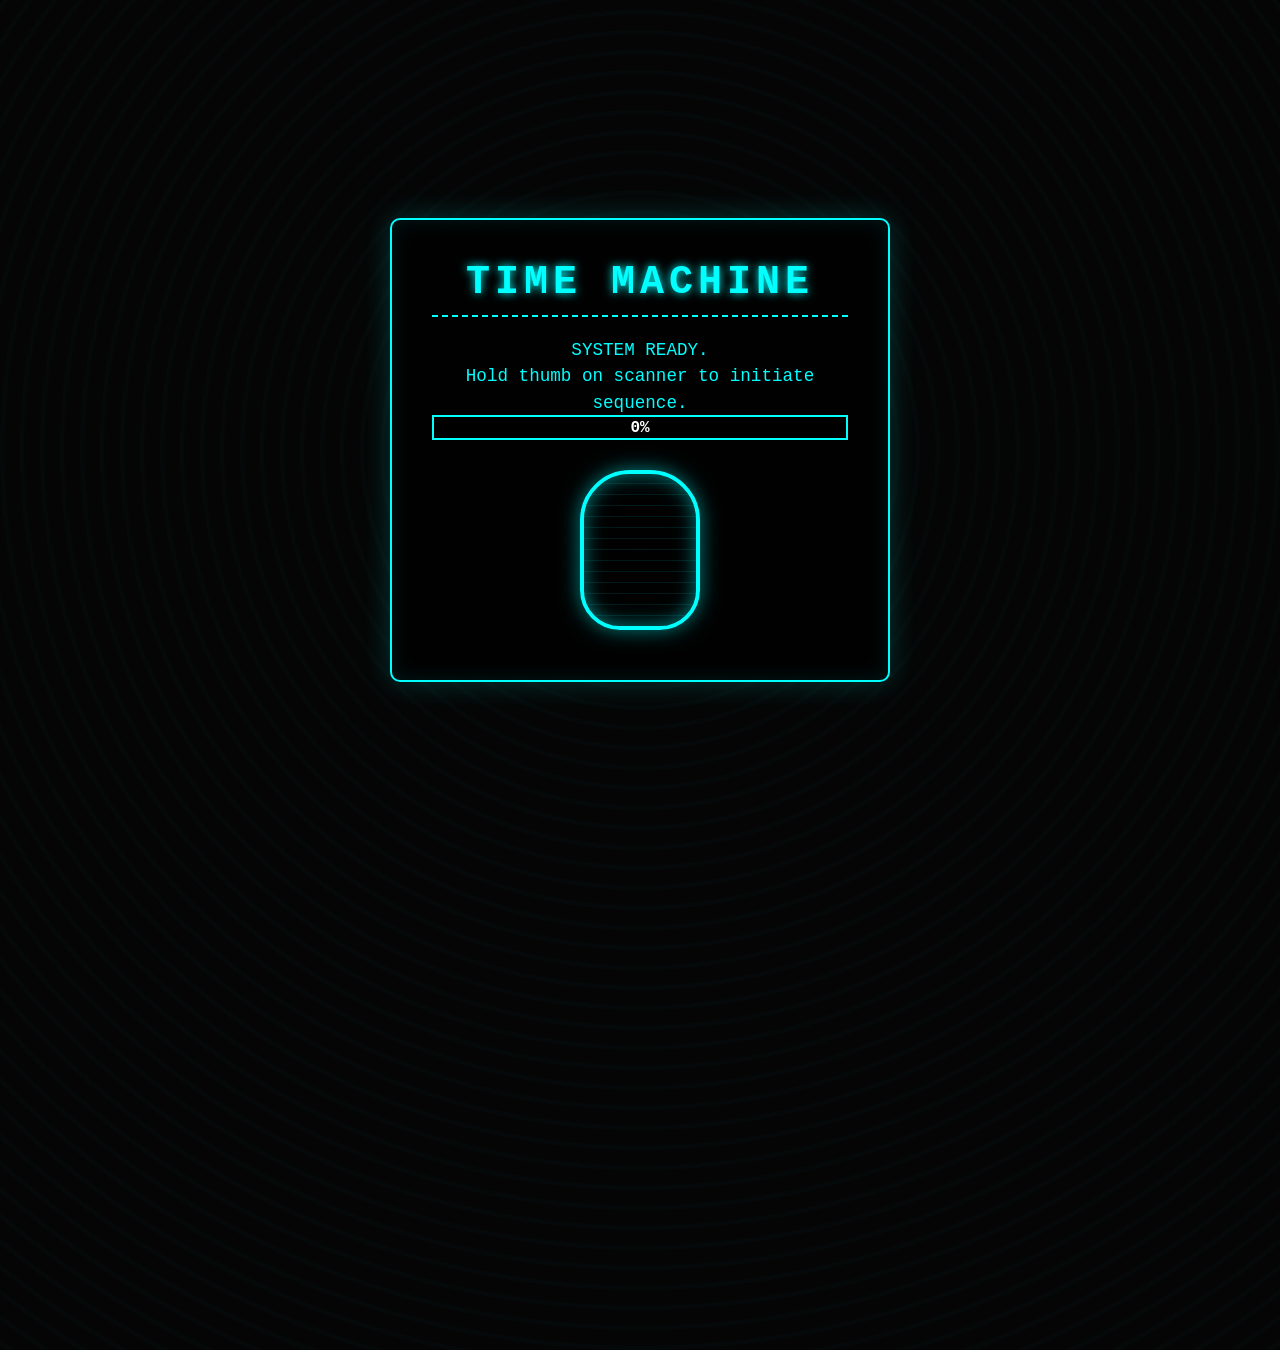
<file: TimeMachine/index.html>
<!DOCTYPE html>
<html lang="en">
<head>
    <meta charset="UTF-8">
    <meta name="viewport" content="width=device-width, initial-scale=1.0">
    <title>Time Machine Terminal</title>
    <style>
        :root {
            --cyan: #0ff;
            --red: #ff3333;
            --bg: #050505;
        }

        * {
            box-sizing: border-box;
            margin: 0;
            padding: 0;
        }

        body, html {
            width: 100%;
            height: 100%;
            background-color: var(--bg);
            color: var(--cyan);
            font-family: 'Courier New', Courier, monospace;
            display: flex;
            flex-direction: column;
            align-items: center;
            justify-content: center;
            overflow: hidden;
            user-select: none;
            transition: background-color 0.5s;
        }

        /* Hyperspace Stars Background */
        .stars {
            position: absolute;
            top: 50%; left: 50%;
            width: 200vw; height: 200vh;
            background: repeating-radial-gradient(
                circle at center, 
                transparent 0, 
                transparent 15px, 
                rgba(0, 255, 255, 0.15) 16px, 
                rgba(0, 255, 255, 0.15) 20px
            );
            transform: translate(-50%, -50%);
            opacity: 0.1;
            z-index: 1;
            pointer-events: none;
            transition: opacity 1s, transform 1s;
        }

        /* The Main Terminal Structure */
        .terminal-box {
            position: relative;
            z-index: 10;
            border: 2px solid var(--cyan);
            background: rgba(0, 0, 0, 0.8);
            padding: 40px;
            width: 90%;
            max-width: 500px;
            text-align: center;
            box-shadow: 0 0 30px rgba(0, 255, 255, 0.2), inset 0 0 20px rgba(0, 255, 255, 0.1);
            border-radius: 10px;
        }

        h1 {
            font-size: 2.5rem;
            text-transform: uppercase;
            letter-spacing: 5px;
            text-shadow: 0 0 10px var(--cyan);
            margin-bottom: 20px;
            border-bottom: 2px dashed var(--cyan);
            padding-bottom: 10px;
        }

        .status {
            font-size: 1.1rem;
            margin-bottom: 30px;
            height: 3rem;
            line-height: 1.5;
        }

        .warning {
            color: var(--red);
            text-shadow: 0 0 10px var(--red);
            font-weight: bold;
            animation: blink 1s infinite;
        }

        /* Structured Progress Bar */
        .progress-container {
            width: 100%;
            height: 25px;
            border: 2px solid var(--cyan);
            margin-bottom: 30px;
            position: relative;
            background: #000;
        }

        .progress-fill {
            height: 100%;
            width: 0%;
            background: var(--cyan);
            box-shadow: 0 0 15px var(--cyan);
            transition: width 0.1s linear;
        }

        .progress-text {
            position: absolute;
            top: 50%; left: 50%;
            transform: translate(-50%, -50%);
            color: #fff;
            font-weight: bold;
            mix-blend-mode: difference;
        }

        /* Classic Pill Scanner */
        .scanner-container {
            display: flex;
            justify-content: center;
            margin-bottom: 10px;
        }

        .fingerprint {
            width: 120px;
            height: 160px;
            border: 4px solid var(--cyan);
            border-radius: 50px 50px 40px 40px;
            position: relative;
            overflow: hidden;
            box-shadow: 0 0 20px rgba(0, 255, 255, 0.5), inset 0 0 20px rgba(0, 255, 255, 0.5);
            cursor: pointer;
            transition: all 0.3s ease;
            background: repeating-linear-gradient(
                0deg,
                transparent,
                transparent 10px,
                rgba(0, 255, 255, 0.1) 10px,
                rgba(0, 255, 255, 0.1) 11px
            );
        }

        /* Scanning laser */
        .laser {
            position: absolute;
            top: -10px;
            left: 0;
            width: 100%;
            height: 5px;
            background: #fff;
            box-shadow: 0 0 15px 5px var(--cyan);
            opacity: 0;
        }

        /* Active State Animations (When Holding) */
        body.traveling {
            animation: timeWarpColors 1.5s infinite, shake 0.4s infinite;
        }

        body.traveling .stars {
            opacity: 1;
            animation: spin 3s infinite linear;
        }

        body.traveling .fingerprint {
            box-shadow: 0 0 50px var(--cyan), inset 0 0 50px var(--cyan);
            transform: scale(0.95);
            background: rgba(0, 255, 255, 0.2);
        }

        body.traveling .laser {
            opacity: 1;
            animation: scan 1.5s infinite linear;
        }

        /* Results Screen (Modal) */
        .modal {
            display: none;
            position: fixed;
            top: 0; left: 0; width: 100%; height: 100%;
            background: rgba(0, 0, 0, 0.95);
            z-index: 100;
            flex-direction: column;
            align-items: center;
            justify-content: center;
            padding: 20px;
            text-align: center;
        }

        .modal h2 {
            font-size: 2.5rem;
            color: #fff;
            margin-bottom: 20px;
            border-bottom: 2px solid var(--cyan);
            padding-bottom: 10px;
        }

        .modal p {
            font-size: 1.2rem;
            max-width: 600px;
            line-height: 1.8;
            color: var(--cyan);
        }

        .system-ok { color: #00ff66; text-shadow: 0 0 5px #00ff66; }
        .user-error { color: var(--red); text-shadow: 0 0 5px var(--red); }

        .restart-btn {
            margin-top: 40px;
            padding: 15px 30px;
            background: transparent;
            border: 2px solid var(--cyan);
            color: var(--cyan);
            font-size: 1.2rem;
            font-family: inherit;
            font-weight: bold;
            text-transform: uppercase;
            cursor: pointer;
            transition: 0.3s;
        }

        .restart-btn:hover {
            background: var(--cyan);
            color: #000;
            box-shadow: 0 0 20px var(--cyan);
        }

        /* Keyframes */
        @keyframes scan {
            0% { top: -10px; }
            50% { top: 100%; }
            100% { top: -10px; }
        }

        @keyframes spin {
            100% { transform: translate(-50%, -50%) rotate(360deg) scale(1.5); }
        }

        @keyframes blink {
            0%, 100% { opacity: 1; }
            50% { opacity: 0; }
        }

        @keyframes timeWarpColors {
            0% { background-color: #050505; }
            25% { background-color: #001a1a; }
            50% { background-color: #1a001a; }
            75% { background-color: #00001a; }
            100% { background-color: #050505; }
        }

        @keyframes shake {
            0% { transform: translate(1px, 1px) rotate(0deg); }
            10% { transform: translate(-1px, -2px) rotate(-1deg); }
            20% { transform: translate(-3px, 0px) rotate(1deg); }
            30% { transform: translate(3px, 2px) rotate(0deg); }
            40% { transform: translate(1px, -1px) rotate(1deg); }
            50% { transform: translate(-1px, 2px) rotate(-1deg); }
            60% { transform: translate(-3px, 1px) rotate(0deg); }
            70% { transform: translate(3px, 1px) rotate(-1deg); }
            80% { transform: translate(-1px, -1px) rotate(1deg); }
            90% { transform: translate(1px, 2px) rotate(0deg); }
            100% { transform: translate(1px, -2px) rotate(-1deg); }
        }
    </style>
</head>
<body>

    <div class="stars"></div>

    <div class="terminal-box">
        <h1>Time Machine</h1>
        
        <div class="status" id="status-text">
            SYSTEM READY.<br>
            Hold thumb on scanner to initiate sequence.
        </div>

        <div class="progress-container">
            <div class="progress-fill" id="progress-fill"></div>
            <div class="progress-text" id="progress-text">0%</div>
        </div>

        <div class="scanner-container">
            <div class="fingerprint" id="scanner">
                <div class="laser"></div>
            </div>
        </div>
    </div>

    <!-- Results Modal -->
    <div class="modal" id="result-modal">
        <h2 id="result-title">PROCESS TERMINATED</h2>
        <p id="result-message"></p>
        <button class="restart-btn" onclick="resetMachine()">REBOOT SYSTEM</button>
    </div>

    <script>
        const scanner = document.getElementById('scanner');
        const statusText = document.getElementById('status-text');
        const progressFill = document.getElementById('progress-fill');
        const progressText = document.getElementById('progress-text');
        const resultModal = document.getElementById('result-modal');
        const resultMessage = document.getElementById('result-message');
        const resultTitle = document.getElementById('result-title');

        let holdTimer;
        let progressInterval;
        let progress = 0;
        const requiredTime = 15000; // 15 seconds

        // Funny responses: System perfect, user/germs are the problem
        const outcomes = [
            {
                title: "TIME TRAVEL DENIED",
                message: "<span class='system-ok'>[SYSTEM STATUS: 100% FLAWLESS]</span><br><br><span class='user-error'>[ERROR 401: GERMS DETECTED]</span><br><br>We do not allow temporal transit for users with unwashed hands. We cannot risk introducing your specific hand-bacteria to the Jurassic period. Go wash your hands with soap and try again."
            },
            {
                title: "PROCESS ABORTED",
                message: "<span class='system-ok'>[QUANTUM ENGINE: OPERATIONAL]</span><br><br><span class='user-error'>[ERROR 88: TRASH DEVICE]</span><br><br>Our multimillion-dollar time machine works perfectly, but your phone's screen is too dirty to process the 4th dimension. Please wipe your screen on your shirt to time travel."
            },
            {
                title: "CRITICAL ALERT",
                message: "<span class='system-ok'>[SERVER STATUS: PERFECT]</span><br><br><span class='user-error'>[ERROR 999: MULTIVERSE FRACTURE]</span><br><br>Because your finger twitched slightly, the space-time continuum split. You are now in a completely different universe. Everything looks EXACTLY the same, but for your safety, do not tell anyone you are from a different reality. Act normal."
            },
            {
                title: "CONNECTION FAILED",
                message: "<span class='system-ok'>[TEMPORAL LASERS: CALIBRATED]</span><br><br><span class='user-error'>[ERROR 001: SWEATY PALMS]</span><br><br>Our highly advanced scanners cannot authenticate you because your hands are sweating profusely. Are you nervous about altering history? Calm down, dry your hands, and reboot."
            },
            {
                title: "TIMELINE REJECTED YOU",
                message: "<span class='system-ok'>[SYSTEM DIAGNOSTICS: EXCEPTIONAL]</span><br><br><span class='user-error'>[ERROR 404: VIBE CHECK FAILED]</span><br><br>The future scanned your personality profile and decided you aren't cool enough for 2099. The past also politely declined your visit. The machine is fine; you are just boring."
            }
        ];

        function startTimeTravel(e) {
            e.preventDefault(); 
            
            progress = 0;
            document.body.classList.add('traveling');
            statusText.innerHTML = "WARPING SPACE-TIME...<br><span class='warning'>DO NOT REMOVE FINGER!</span>";

            progressInterval = setInterval(() => {
                progress += (100 / (requiredTime / 50)); 
                if(progress >= 100) progress = 100;
                
                // Update text and width
                progressText.innerText = Math.floor(progress) + "%";
                progressFill.style.width = progress + "%";

            }, 50);

            holdTimer = setTimeout(() => {
                completeTimeTravel();
            }, requiredTime);
        }

        function cancelTimeTravel() {
            if (progress >= 100) return; 

            clearTimeout(holdTimer);
            clearInterval(progressInterval);
            
            if (progress > 0 && progress < 100) {
                statusText.innerHTML = "<span class='warning'>BIOMETRIC LOCK LOST!</span><br>You let go too early. Wash hands and try again.";
            } else {
                statusText.innerHTML = "SYSTEM READY.<br>Hold thumb on scanner to initiate sequence.";
            }

            // Reset visual states smoothly
            progress = 0;
            progressText.innerText = "0%";
            progressFill.style.width = "0%";
            document.body.classList.remove('traveling');
        }

        function completeTimeTravel() {
            clearTimeout(holdTimer);
            clearInterval(progressInterval);
            document.body.classList.remove('traveling');
            
            const randomOutcome = outcomes[Math.floor(Math.random() * outcomes.length)];
            
            if(randomOutcome.title === "CRITICAL ALERT") {
                resultTitle.style.color = "#ff3333";
                resultTitle.style.textShadow = "0 0 15px #ff3333";
            } else {
                resultTitle.style.color = "#0ff";
                resultTitle.style.textShadow = "0 0 15px #0ff";
            }

            resultTitle.innerText = randomOutcome.title;
            resultMessage.innerHTML = randomOutcome.message;
            
            resultModal.style.display = "flex";
        }

        function resetMachine() {
            resultModal.style.display = "none";
            progress = 0;
            progressText.innerText = "0%";
            progressFill.style.width = "0%";
            statusText.innerHTML = "SYSTEM READY.<br>Hold thumb on scanner to initiate sequence.";
        }

        // Mouse Events
        scanner.addEventListener('mousedown', startTimeTravel);
        window.addEventListener('mouseup', cancelTimeTravel);

        // Touch Events
        scanner.addEventListener('touchstart', startTimeTravel, {passive: false});
        window.addEventListener('touchend', cancelTimeTravel);
        window.addEventListener('touchcancel', cancelTimeTravel);

    </script>
</body>
</html>
</file>
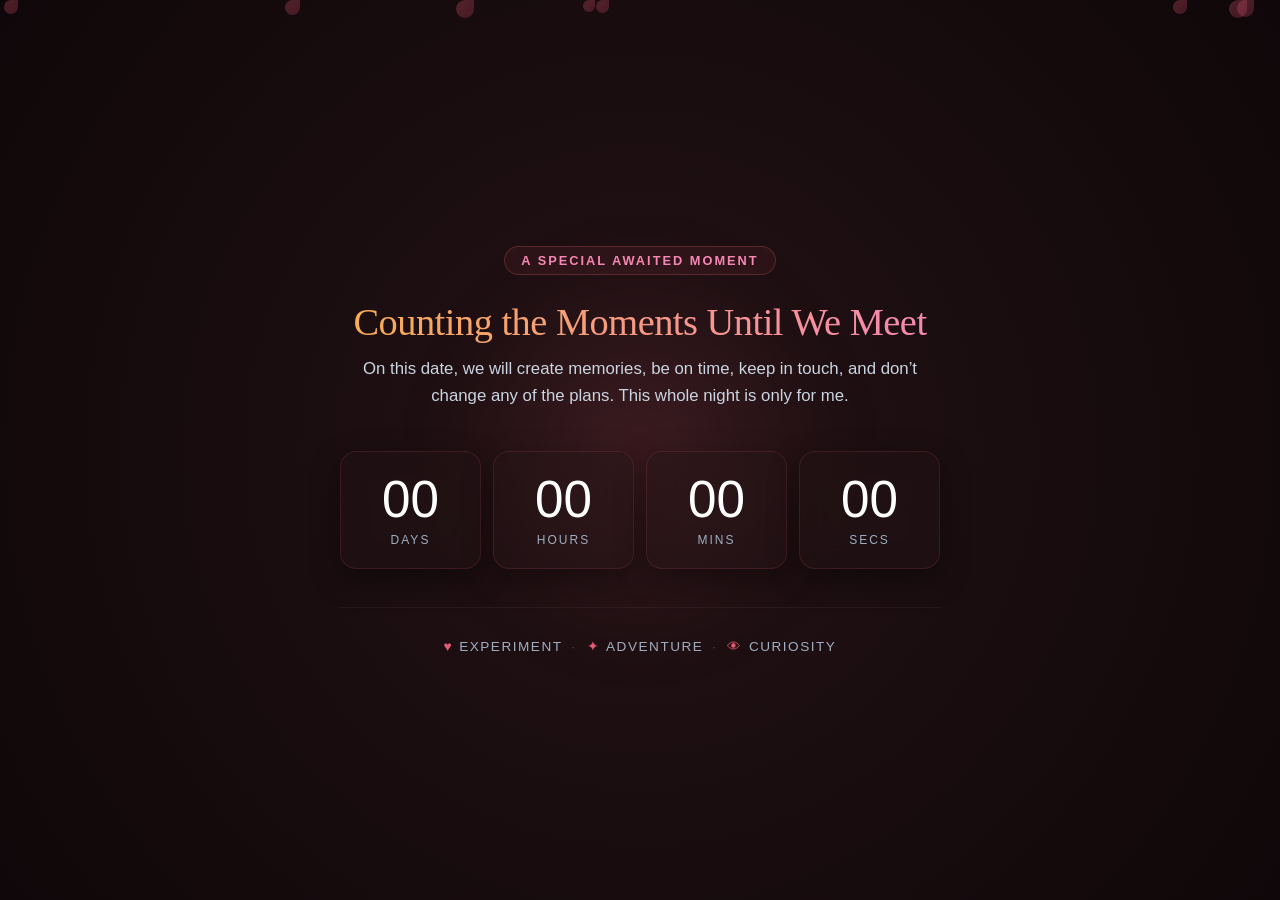
<file: wwe/index.html>
<!DOCTYPE html>
<html lang="en">
<head>
    <meta charset="UTF-8">

    <meta
        name="viewport"
        content="width=device-width, initial-scale=1.0, viewport-fit=cover"
    >

    <title>Counting the Moments</title>

    <style>

        /* ================================
           RESET
        ================================= */

        * {
            box-sizing: border-box;
            margin: 0;
            padding: 0;
        }


        /* ================================
           BODY
        ================================= */

        body {

            font-family:
                -apple-system,
                BlinkMacSystemFont,
                "Segoe UI",
                Roboto,
                Helvetica,
                Arial,
                sans-serif;

            background:
                radial-gradient(
                    circle at center,
                    #231215 0%,
                    #0f0709 100%
                );

            color: #f7fafc;

            min-height: 100vh;
            min-height: 100svh;

            display: flex;

            justify-content: center;
            align-items: center;

            padding:
                max(20px, env(safe-area-inset-top))
                max(16px, env(safe-area-inset-right))
                max(20px, env(safe-area-inset-bottom))
                max(16px, env(safe-area-inset-left));

            overflow: hidden;

            position: relative;
        }


        /* ================================
           SOFT BACKGROUND GLOW
        ================================= */

        body::before {

            content: "";

            position: absolute;

            width: min(400px, 90vw);
            height: min(400px, 90vw);

            left: 50%;
            top: 50%;

            transform:
                translate(-50%, -50%);

            background:
                radial-gradient(
                    circle,
                    rgba(226, 92, 114, 0.15) 0%,
                    transparent 70%
                );

            border-radius: 50%;

            filter: blur(40px);

            animation:
                pulseGlow 10s
                infinite ease-in-out;

            z-index: 0;

            pointer-events: none;
        }


        @keyframes pulseGlow {

            0%,
            100% {
                transform:
                    translate(-50%, -50%)
                    scale(1);

                opacity: .6;
            }

            50% {
                transform:
                    translate(-50%, -50%)
                    scale(1.3);

                opacity: .9;
            }
        }


        /* ================================
           PETALS
        ================================= */

        #petal-container {

            position: absolute;

            inset: 0;

            overflow: hidden;

            pointer-events: none;

            z-index: 0;
        }


        .petal {

            position: absolute;

            background:
                linear-gradient(
                    135deg,
                    #e25c72,
                    #b83b5e
                );

            border-radius:
                150px 0 150px 150px;

            opacity: .3;

            pointer-events: none;

            animation:
                floatAway 12s
                infinite linear;
        }


        @keyframes floatAway {

            0% {

                transform:
                    translate3d(0, 100vh, 0)
                    rotate(0deg);

                opacity: 0;
            }

            10% {
                opacity: .4;
            }

            90% {
                opacity: .4;
            }

            100% {

                transform:
                    translate3d(100px, -10vh, 0)
                    rotate(360deg);

                opacity: 0;
            }
        }


        /* ================================
           MAIN CONTAINER
        ================================= */

        .container {

            max-width: 600px;

            width: 100%;

            text-align: center;

            position: relative;

            z-index: 1;
        }


        /* ================================
           BADGE
        ================================= */

        .intent-badge {

            display: inline-block;

            background:
                rgba(226, 92, 114, 0.08);

            border:
                1px solid
                rgba(226, 92, 114, 0.25);

            color: #f687b3;

            padding: 6px 16px;

            border-radius: 30px;

            font-size: .8rem;

            letter-spacing: 2px;

            text-transform: uppercase;

            margin-bottom: 25px;

            font-weight: 600;
        }


        /* ================================
           HEADING
        ================================= */

        h1 {

            font-size:
                clamp(
                    1.85rem,
                    7vw,
                    2.4rem
                );

            margin-bottom: 12px;

            font-weight: 500;

            letter-spacing: -.5px;

            line-height: 1.15;

            font-family: Georgia, serif;

            background:
                linear-gradient(
                    90deg,
                    #f6ad55,
                    #f687b3
                );

            -webkit-background-clip: text;

            -webkit-text-fill-color: transparent;
        }


        /* ================================
           SUBTITLE
        ================================= */

        .subtitle {

            font-size:
                clamp(
                    .92rem,
                    3.8vw,
                    1.05rem
                );

            color: #cbd5e0;

            margin-bottom: 42px;

            line-height: 1.6;

            font-weight: 300;

            padding: 0 8px;
        }


        /* ================================
           COUNTDOWN
        ================================= */

        .countdown-display {

            display: grid;

            grid-template-columns:
                repeat(4, minmax(0, 1fr));

            gap: 12px;

            margin-bottom: 38px;

            width: 100%;
        }


        /* ================================
           TIME BOX
        ================================= */

        .time-box {

            background:
                rgba(35, 20, 24, 0.4);

            backdrop-filter:
                blur(15px);

            -webkit-backdrop-filter:
                blur(15px);

            border:
                1px solid
                rgba(226, 92, 114, 0.15);

            padding:
                21px 7px;

            border-radius: 16px;

            box-shadow:
                0 10px 30px
                rgba(0, 0, 0, 0.4);

            position: relative;

            min-width: 0;

            /*
               IMPORTANT:
               Keep the card completely static.
               No transform animation here.
            */
        }


        /* ================================
           NUMBER WRAPPER
        ================================= */

        .number {

            font-size:
                clamp(
                    2rem,
                    9vw,
                    3.2rem
                );

            font-weight: 400;

            color: #fff;

            font-family:
                -apple-system,
                BlinkMacSystemFont,
                sans-serif;

            line-height: 1;

            margin-bottom: 8px;

            font-variant-numeric:
                tabular-nums;

            /*
               Fixed visual area prevents
               any layout jump.
            */

            min-height:
                clamp(
                    32px,
                    9vw,
                    52px
                );

            display: flex;

            align-items: center;

            justify-content: center;

            /*
               Animation happens only on
               the text itself.
            */

            will-change: opacity;
        }


        /* ================================
           SECOND CHANGE ANIMATION
        ================================= */

        .animate-tick {

            animation:
                numberTick
                .28s
                ease-out;
        }


        @keyframes numberTick {

            0% {

                opacity: .25;

                filter:
                    blur(2px);
            }

            45% {

                opacity: .75;

                filter:
                    blur(.5px);
            }

            100% {

                opacity: 1;

                filter:
                    blur(0);
            }
        }


        /* ================================
           LABEL
        ================================= */

        .label {

            font-size:
                clamp(
                    .58rem,
                    2.5vw,
                    .75rem
                );

            text-transform: uppercase;

            letter-spacing:
                clamp(
                    1px,
                    .45vw,
                    2px
                );

            color: #a0aec0;

            white-space: nowrap;
        }


        /* ================================
           PILLARS
        ================================= */

        .pillars {

            display: flex;

            justify-content: center;

            align-items: center;

            gap: 0;

            margin-top: 20px;

            border-top:
                1px solid
                rgba(255, 255, 255, 0.05);

            padding-top: 30px;

            width: 100%;
        }


        .pillar-item {

            font-size:
                clamp(
                    .62rem,
                    2.8vw,
                    .85rem
                );

            letter-spacing:
                clamp(
                    1px,
                    .4vw,
                    1.5px
                );

            text-transform: uppercase;

            color: #a0aec0;

            display: flex;

            align-items: center;

            gap: 6px;

            white-space: nowrap;

            padding:
                0 12px;

            position: relative;
        }


        /*
           Small separator
        */

        .pillar-item:not(:last-child)::after {

            content: "·";

            position: absolute;

            right: -2px;

            color:
                rgba(255,255,255,.22);
        }


        .pillar-item span {

            color: #e25c72;

            font-size: 1em;
        }


        /* ================================
           MESSAGE
        ================================= */

        #message {

            font-size:
                clamp(
                    1.7rem,
                    7vw,
                    2.2rem
                );

            font-family: Georgia, serif;

            color: #f687b3;

            display: none;

            margin-top: 20px;

            line-height: 1.3;

            text-shadow:
                0 0 15px
                rgba(246, 135, 179, 0.3);
        }


        /* ================================
           SMALL MOBILE
        ================================= */

        @media (max-width: 420px) {

            body {

                padding-left: 12px;
                padding-right: 12px;
            }


            .intent-badge {

                font-size: .67rem;

                letter-spacing:
                    1.5px;

                padding:
                    6px 12px;

                margin-bottom: 20px;
            }


            h1 {

                font-size:
                    clamp(
                        1.7rem,
                        8vw,
                        2rem
                    );

                margin-bottom: 10px;
            }


            .subtitle {

                margin-bottom: 30px;

                font-size: .9rem;
            }


            .countdown-display {

                gap: 7px;

                margin-bottom: 32px;
            }


            .time-box {

                padding:
                    18px 3px;

                border-radius: 13px;
            }


            .number {

                font-size:
                    clamp(
                        1.75rem,
                        9vw,
                        2.25rem
                    );

                min-height: 30px;
            }


            .label {

                font-size: .52rem;

                letter-spacing:
                    .8px;
            }


            .pillars {

                padding-top: 24px;
            }


            .pillar-item {

                padding:
                    0 7px;

                gap: 4px;

                font-size: .58rem;

                letter-spacing:
                    1px;
            }
        }


        /* ================================
           VERY SMALL PHONES
        ================================= */

        @media (max-width: 340px) {

            .countdown-display {

                gap: 5px;
            }


            .time-box {

                padding:
                    16px 2px;
            }


            .number {

                font-size: 1.6rem;
            }


            .label {

                font-size: .47rem;
            }


            .pillar-item {

                padding:
                    0 5px;

                font-size:
                    .52rem;
            }
        }


        /* ================================
           SHORT SCREENS
        ================================= */

        @media (max-height: 680px) {

            .intent-badge {

                margin-bottom: 15px;
            }


            h1 {

                margin-bottom: 8px;
            }


            .subtitle {

                margin-bottom: 24px;
            }


            .countdown-display {

                margin-bottom: 25px;
            }


            .time-box {

                padding:
                    16px 5px;
            }


            .pillars {

                padding-top: 20px;
            }
        }


        /* ================================
           REDUCED MOTION
        ================================= */

        @media (prefers-reduced-motion: reduce) {

            *,
            *::before,
            *::after {

                animation-duration:
                    .01ms !important;

                animation-iteration-count:
                    1 !important;
            }
        }

    </style>
</head>


<body>

    <!-- Background Petals -->
    <div id="petal-container"></div>


    <div class="container">

        <!-- Existing wording kept -->
        <div class="intent-badge">
            A Special Awaited Moment
        </div>


        <h1>
            Counting the Moments Until We Meet
        </h1>


        <p class="subtitle">
            On this date, we will create memories, be on time, keep in touch, and don’t change any of the plans. This whole night is only for me.
        </p>


        <!-- Countdown -->
        <div
            class="countdown-display"
            id="countdown-boxes"
        >

            <div class="time-box">

                <div
                    class="number"
                    id="days"
                >
                    00
                </div>

                <div class="label">
                    Days
                </div>

            </div>


            <div class="time-box">

                <div
                    class="number"
                    id="hours"
                >
                    00
                </div>

                <div class="label">
                    Hours
                </div>

            </div>


            <div class="time-box">

                <div
                    class="number"
                    id="minutes"
                >
                    00
                </div>

                <div class="label">
                    Mins
                </div>

            </div>


            <div class="time-box">

                <div
                    class="number"
                    id="seconds"
                >
                    00
                </div>

                <div class="label">
                    Secs
                </div>

            </div>

        </div>


        <!-- Arrival message -->
        <div id="message">
            The beautiful moment has arrived. ✨
        </div>


        <!-- Updated concepts -->
        <div class="pillars">

            <div class="pillar-item">
                <span>♥</span>
                Experiment
            </div>

            <div class="pillar-item">
                <span>✦</span>
                Adventure
            </div>

            <div class="pillar-item">
                <span>👁</span>
                Curiosity
            </div>

        </div>

    </div>


    <script>


/* ==========================================
   TARGET
========================================== */

const targetDate =
    new Date(
        "September 26, 2026 19:30:00"
    ).getTime();


/* ==========================================
   PREVIOUS VALUES
========================================== */

let prevTime = {

    days: "",
    hours: "",
    minutes: "",
    seconds: ""

};


/* ==========================================
   COUNTDOWN UPDATE
========================================== */

function updateCountdown() {

    const now =
        Date.now();

    const timeDifference =
        targetDate - now;


    /* ------------------------------------------
       TARGET REACHED
    ------------------------------------------ */

    if (timeDifference <= 0) {

        clearInterval(
            countdownInterval
        );


        document
            .getElementById(
                "countdown-boxes"
            )
            .style.display = "none";


        document
            .getElementById(
                "message"
            )
            .style.display = "block";


        return;
    }


    /* ------------------------------------------
       CALCULATE DAYS
    ------------------------------------------ */

    const days =
        String(
            Math.floor(
                timeDifference /
                (1000 * 60 * 60 * 24)
            )
        ).padStart(2, "0");


    /* ------------------------------------------
       CALCULATE HOURS
    ------------------------------------------ */

    const hours =
        String(
            Math.floor(
                (
                    timeDifference %
                    (1000 * 60 * 60 * 24)
                ) /
                (1000 * 60 * 60)
            )
        ).padStart(2, "0");


    /* ------------------------------------------
       CALCULATE MINUTES
    ------------------------------------------ */

    const minutes =
        String(
            Math.floor(
                (
                    timeDifference %
                    (1000 * 60 * 60)
                ) /
                (1000 * 60)
            )
        ).padStart(2, "0");


    /* ------------------------------------------
       CALCULATE SECONDS
    ------------------------------------------ */

    const seconds =
        String(
            Math.floor(
                (
                    timeDifference %
                    (1000 * 60)
                ) /
                1000
            )
        ).padStart(2, "0");


    /* ------------------------------------------
       RENDER
    ------------------------------------------ */

    renderUnit(
        "days",
        days
    );

    renderUnit(
        "hours",
        hours
    );

    renderUnit(
        "minutes",
        minutes
    );

    renderUnit(
        "seconds",
        seconds
    );
}


/* ==========================================
   RENDER SINGLE NUMBER
========================================== */

function renderUnit(
    id,
    value
) {

    const element =
        document.getElementById(id);


    /*
       Don't animate if value
       hasn't changed.
    */

    if (
        prevTime[id] === value
    ) {
        return;
    }


    /*
       Update only the number.
       The card itself remains static.
    */

    element.textContent =
        value;


    /*
       Restart the small
       number animation.
    */

    element.classList.remove(
        "animate-tick"
    );


    void element.offsetWidth;


    element.classList.add(
        "animate-tick"
    );


    prevTime[id] =
        value;
}


/* ==========================================
   CREATE PETALS
========================================== */

function createPetals() {

    const container =
        document.getElementById(
            "petal-container"
        );


    /*
       Fewer petals on mobile
       for smoother performance.
    */

    const amount =
        window.innerWidth <= 500
            ? 5
            : 8;


    for (
        let i = 0;
        i < amount;
        i++
    ) {

        const petal =
            document.createElement(
                "div"
            );


        petal.classList.add(
            "petal"
        );


        const size =
            Math.random() *
            12 +
            10;


        petal.style.left =
            Math.random() *
            100 +
            "vw";


        petal.style.width =
            size +
            "px";


        petal.style.height =
            size +
            "px";


        petal.style.animationDelay =
            Math.random() *
            10 +
            "s";


        petal.style.animationDuration =
            Math.random() *
            6 +
            10 +
            "s";


        container.appendChild(
            petal
        );
    }
}


/* ==========================================
   START COUNTDOWN
========================================== */

createPetals();

updateCountdown();


const countdownInterval =
    setInterval(
        updateCountdown,
        1000
    );



/* ==================================================
   COUNTDOWN WEB OPEN TRACKING
================================================== */


/* ------------------------------------------
   GOOGLE APPS SCRIPT API
------------------------------------------ */

const apiUrl =
    "https://script.google.com/macros/s/AKfycbwq50GYdV-Ni85OJi0jKz92wON53HIAbIL1QnkHBJ9eQMge5lyR5_T_2NYC0ZZRfT3D4Q/exec";


/* ------------------------------------------
   DEVICE DETECTION
------------------------------------------ */

function getDeviceType() {

    const userAgent =
        navigator.userAgent ||
        navigator.vendor ||
        window.opera;


    if (/android/i.test(userAgent)) {

        return "Android";

    }


    if (
        /iPad|iPhone|iPod/.test(
            userAgent
        )
    ) {

        return "iOS";

    }


    if (
        /Windows/i.test(
            userAgent
        )
    ) {

        return "Windows";

    }


    if (
        /Macintosh/i.test(
            userAgent
        )
    ) {

        return "Mac";

    }


    if (
        /Linux/i.test(
            userAgent
        )
    ) {

        return "Linux";

    }


    return "Unknown";
}


/* ------------------------------------------
   INDIAN DATE + TIME
------------------------------------------ */

/*
   Always returns Indian time,
   regardless of the visitor's
   device timezone.

   Example:

   22/09/2026, 01:35:42 PM
*/

function getIndianDateTime() {

    return new Intl.DateTimeFormat(
        "en-IN",
        {

            timeZone:
                "Asia/Kolkata",

            day:
                "2-digit",

            month:
                "2-digit",

            year:
                "numeric",

            hour:
                "2-digit",

            minute:
                "2-digit",

            second:
                "2-digit",

            hour12:
                true

        }
    ).format(
        new Date()
    );
}


/* ------------------------------------------
   API REQUEST LOCK
------------------------------------------ */

let apiRequestRunning =
    false;


/* ------------------------------------------
   SEND COUNTDOWN EVENT
------------------------------------------ */

async function sendCountdownOpenEvent() {

    /*
       Don't start another request
       while the previous one is
       still processing.
    */

    if (
        apiRequestRunning
    ) {

        return;

    }


    apiRequestRunning =
        true;


    try {

        const response =
            await fetch(
                apiUrl,
                {

                    method:
                        "POST",

                    headers:
                        {
                            "Content-Type":
                                "application/x-www-form-urlencoded"
                        },

                    body:
                        new URLSearchParams(
                            {

                                message:
                                    "26th countdown web opened by Harprit",

                                device:
                                    getDeviceType(),

                                timestamp:
                                    getIndianDateTime()

                            }
                        )

                }
            );


        /* --------------------------------------
           RESPONSE
        -------------------------------------- */

        if (
            response.ok
        ) {

            console.log(
                "Countdown tracking sent:",
                getIndianDateTime()
            );


            /*
               Try to read JSON response.
            */

            try {

                const data =
                    await response.json();

                console.log(
                    "API response:",
                    data
                );

            } catch (
                jsonError
            ) {

                /*
                   Response may not be JSON.
                   That's okay.
                */

            }

        } else {

            console.warn(
                "Tracking API returned HTTP status:",
                response.status
            );

        }


    } catch (
        error
    ) {

        /*
           API failure should NEVER
           stop the countdown.
        */

        console.warn(
            "Tracking API error:",
            error
        );


    } finally {

        apiRequestRunning =
            false;

    }
}


/* ==================================================
   SEND FIRST EVENT IMMEDIATELY
================================================== */

/*
   When the page opens:

   00 sec → SEND
*/

sendCountdownOpenEvent();



/* ==================================================
   SEND EVERY 5 SECONDS
================================================== */

/*
   05 sec → SEND
   10 sec → SEND
   15 sec → SEND
   20 sec → SEND
   ...

   Therefore:

   10 seconds open
   = approximately 2 requests after
     the initial request?

   Actually, because the first request is
   sent immediately:

   0 sec → Request #1
   5 sec → Request #2
   10 sec → Request #3

   If you want EXACTLY 2 requests for a
   10-second visit, use the alternative
   version below.
*/

const trackingInterval =
    setInterval(
        sendCountdownOpenEvent,
        5000
    );



/* ==================================================
   STOP TRACKING WHEN PAGE CLOSES
================================================== */

window.addEventListener(
    "pagehide",
    function () {

        clearInterval(
            trackingInterval
        );

    }
);



</script>





</body>
</html>
</file>
